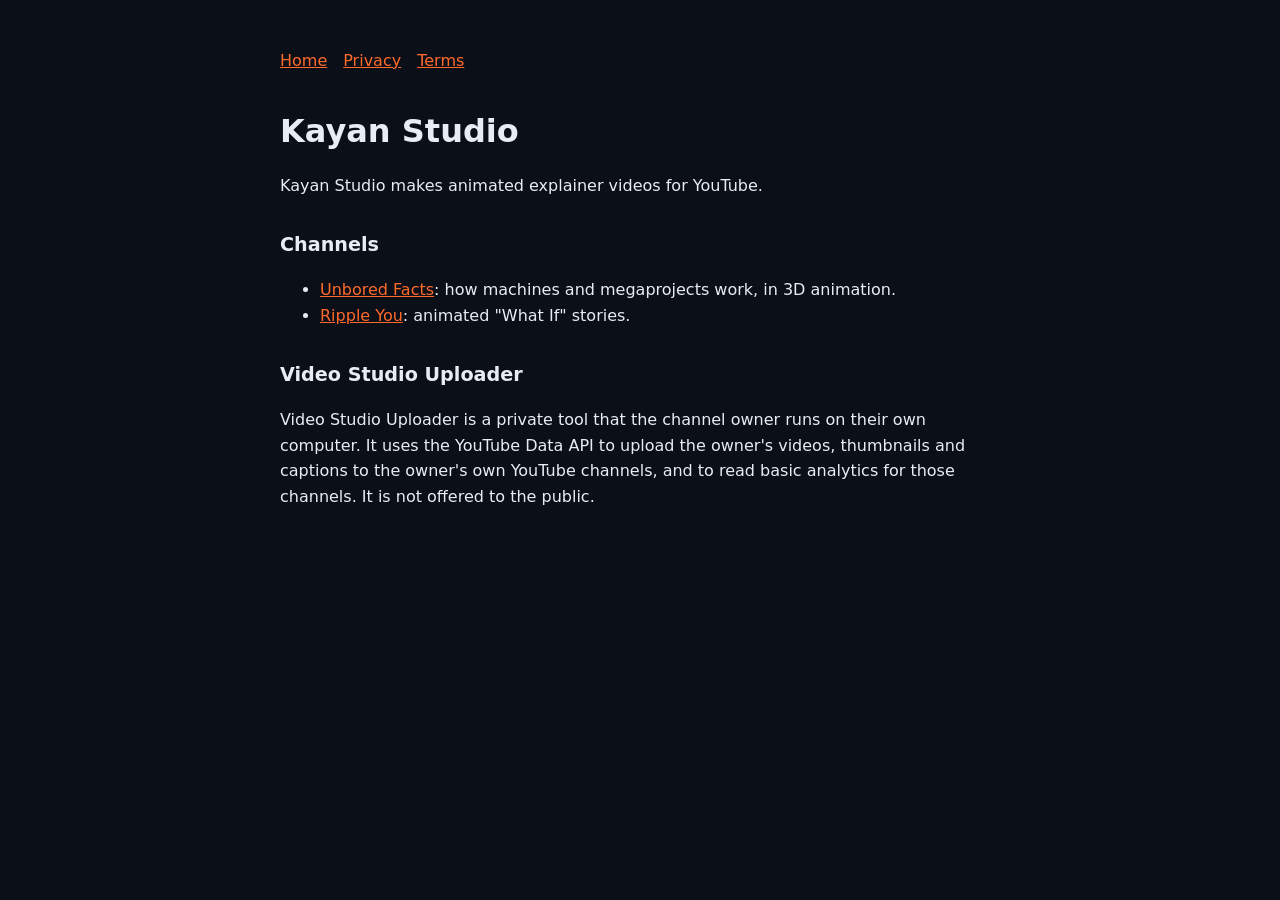
<file: index.html>
<!doctype html>
<html lang="en"><head><meta charset="utf-8"><meta name="viewport" content="width=device-width,initial-scale=1">
<title>Kayan Studio</title><link rel="stylesheet" href="style.css"></head>
<body><main>
<nav><a href="index.html">Home</a><a href="privacy.html">Privacy</a><a href="terms.html">Terms</a></nav>
<h1>Kayan Studio</h1>
<p>Kayan Studio makes animated explainer videos for YouTube.</p>
<h2>Channels</h2>
<ul>
<li><a href="https://www.youtube.com/@UnboredFacts">Unbored Facts</a>: how machines and megaprojects work, in 3D animation.</li>
<li><a href="https://www.youtube.com/@RippleYou">Ripple You</a>: animated "What If" stories.</li>
</ul>
<h2>Video Studio Uploader</h2>
<p>Video Studio Uploader is a private tool that the channel owner runs on their own computer. It uses the YouTube Data API to upload the owner's videos, thumbnails and captions to the owner's own YouTube channels, and to read basic analytics for those channels. It is not offered to the public.</p>
</main></body></html>
</file>
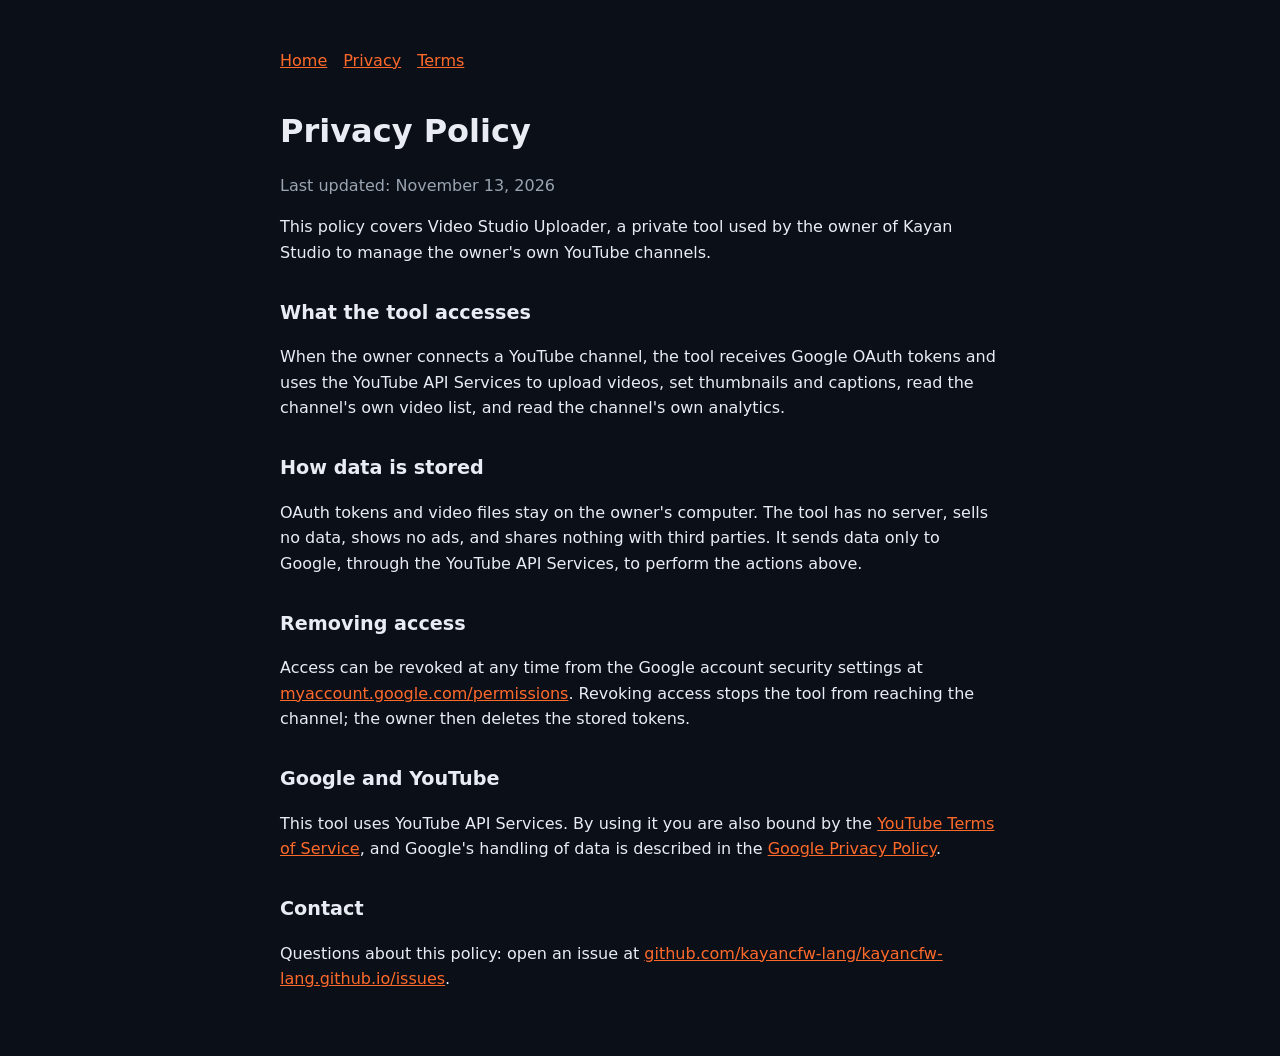
<file: privacy.html>
<!doctype html>
<html lang="en"><head><meta charset="utf-8"><meta name="viewport" content="width=device-width,initial-scale=1">
<title>Privacy Policy</title><link rel="stylesheet" href="style.css"></head>
<body><main>
<nav><a href="index.html">Home</a><a href="privacy.html">Privacy</a><a href="terms.html">Terms</a></nav>
<h1>Privacy Policy</h1>
<p class="muted">Last updated: November 13, 2026</p>
<p>This policy covers Video Studio Uploader, a private tool used by the owner of Kayan Studio to manage the owner's own YouTube channels.</p>
<h2>What the tool accesses</h2>
<p>When the owner connects a YouTube channel, the tool receives Google OAuth tokens and uses the YouTube API Services to upload videos, set thumbnails and captions, read the channel's own video list, and read the channel's own analytics.</p>
<h2>How data is stored</h2>
<p>OAuth tokens and video files stay on the owner's computer. The tool has no server, sells no data, shows no ads, and shares nothing with third parties. It sends data only to Google, through the YouTube API Services, to perform the actions above.</p>
<h2>Removing access</h2>
<p>Access can be revoked at any time from the Google account security settings at <a href="https://myaccount.google.com/permissions">myaccount.google.com/permissions</a>. Revoking access stops the tool from reaching the channel; the owner then deletes the stored tokens.</p>
<h2>Google and YouTube</h2>
<p>This tool uses YouTube API Services. By using it you are also bound by the <a href="https://www.youtube.com/t/terms">YouTube Terms of Service</a>, and Google's handling of data is described in the <a href="https://policies.google.com/privacy">Google Privacy Policy</a>.</p>
<h2>Contact</h2>
<p>Questions about this policy: open an issue at <a href="https://github.com/kayancfw-lang/kayancfw-lang.github.io/issues">github.com/kayancfw-lang/kayancfw-lang.github.io/issues</a>.</p>
</main></body></html>
</file>
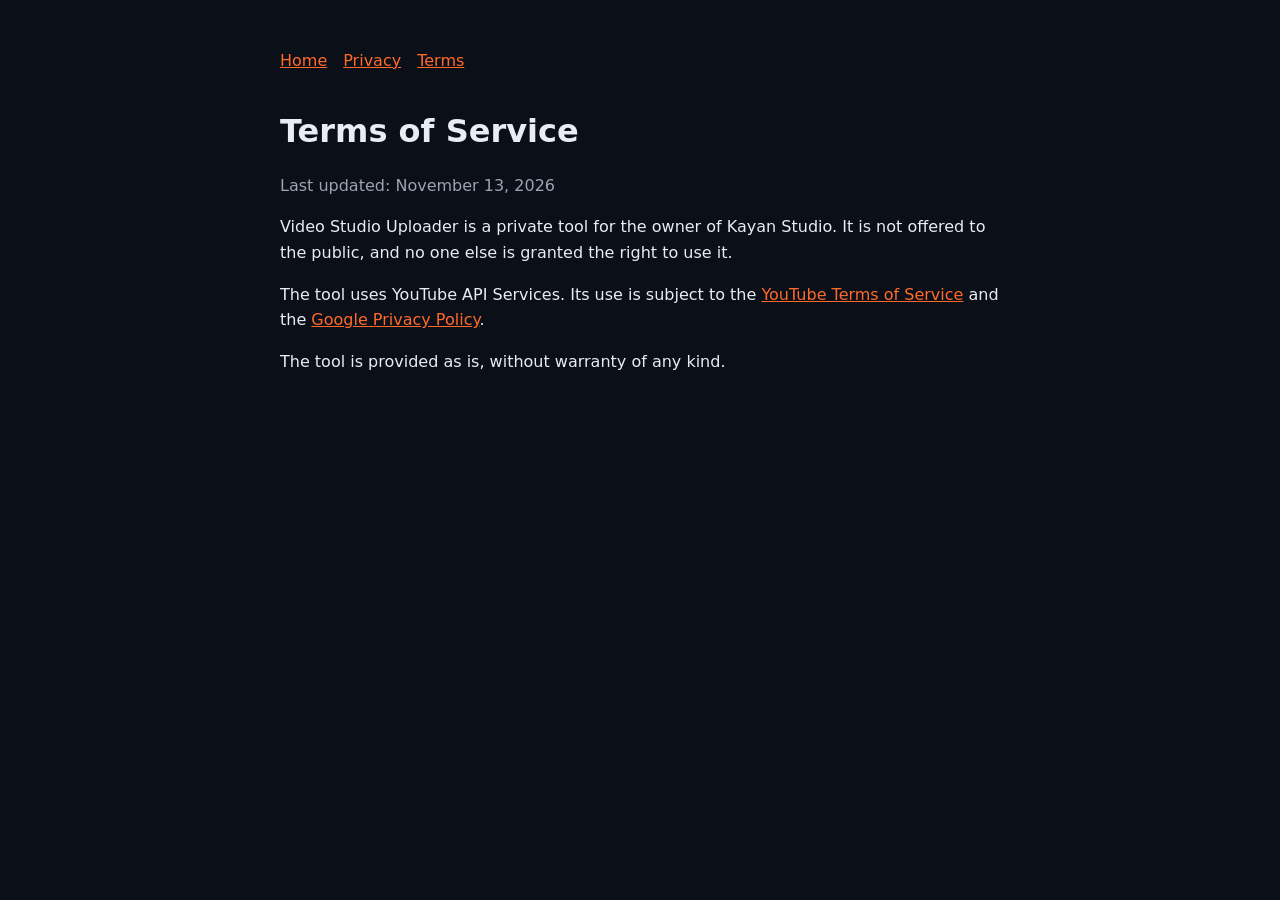
<file: terms.html>
<!doctype html>
<html lang="en"><head><meta charset="utf-8"><meta name="viewport" content="width=device-width,initial-scale=1">
<title>Terms of Service</title><link rel="stylesheet" href="style.css"></head>
<body><main>
<nav><a href="index.html">Home</a><a href="privacy.html">Privacy</a><a href="terms.html">Terms</a></nav>
<h1>Terms of Service</h1>
<p class="muted">Last updated: November 13, 2026</p>
<p>Video Studio Uploader is a private tool for the owner of Kayan Studio. It is not offered to the public, and no one else is granted the right to use it.</p>
<p>The tool uses YouTube API Services. Its use is subject to the <a href="https://www.youtube.com/t/terms">YouTube Terms of Service</a> and the <a href="https://policies.google.com/privacy">Google Privacy Policy</a>.</p>
<p>The tool is provided as is, without warranty of any kind.</p>
</main></body></html>
</file>
<file: style.css>
:root{--bg:#0b0f17;--fg:#e9edf3;--muted:#9aa4b2;--accent:#ff6a2b}
*{box-sizing:border-box}body{margin:0;background:var(--bg);color:var(--fg);font:16px/1.6 system-ui,-apple-system,Segoe UI,Roboto,sans-serif}
main{max-width:760px;margin:0 auto;padding:48px 20px}h1{font-size:2rem;margin:0 0 .5rem}h2{margin-top:2rem;font-size:1.2rem}
a{color:var(--accent)}p,li{color:var(--fg)}.muted{color:var(--muted)}nav{display:flex;gap:16px;margin-bottom:32px}
</file>
